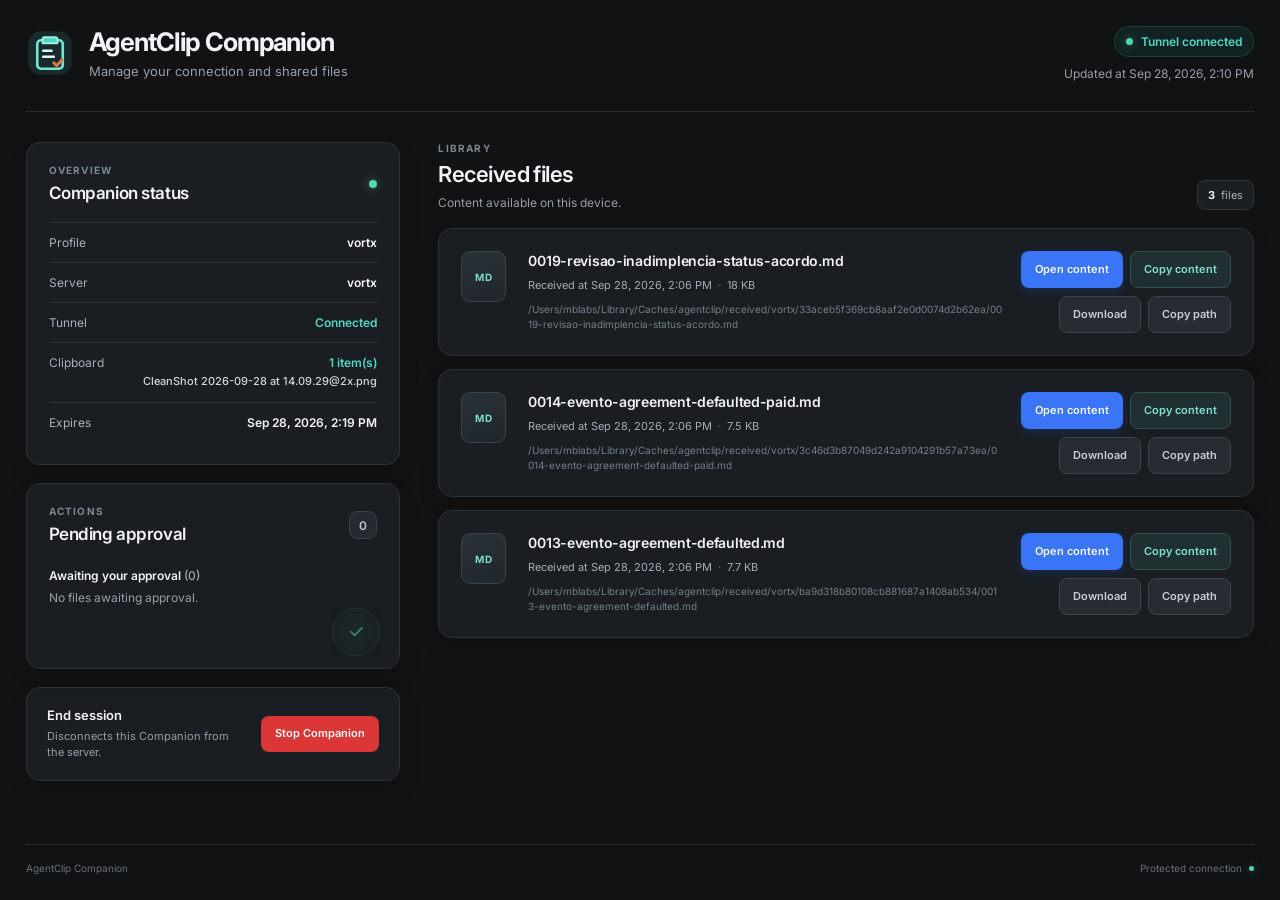
<file: design-systems/agentclip-companion/index.html>
<!doctype html>
<html lang="en-US">
<head>
  <meta charset="utf-8">
  <meta name="viewport" content="width=device-width, initial-scale=1">
  <meta name="theme-color" content="#101214">
  <title>AgentClip Companion</title>
  <link rel="icon" type="image/svg+xml" href="assets/favicon.svg">
  <link rel="preconnect" href="https://fonts.googleapis.com">
  <link rel="preconnect" href="https://fonts.gstatic.com" crossorigin>
  <link href="https://fonts.googleapis.com/css2?family=Inter:wght@400;500;600;700&display=swap" rel="stylesheet">
  <link rel="stylesheet" href="assets/styles.css">
</head>
<body>
  <main class="app-shell">
    <header class="nav">
      <div class="brand-lockup">
        <span class="brand-mark" aria-hidden="true"><img src="assets/agentclip-mark.svg" alt=""></span>
        <div class="brand-copy">
          <h1 class="h1">AgentClip Companion</h1>
          <p class="t2">Manage your connection and shared files</p>
        </div>
      </div>
      <div class="header-meta">
        <span class="connection-pill"><span class="status-dot"></span> Tunnel connected</span>
        <span class="updated">Updated at Sep 28, 2026, 2:10 PM</span>
      </div>
    </header>

    <div class="dashboard-grid">
      <aside class="sidebar" aria-label="Companion status">
        <section class="section-card status-section">
          <div class="section-heading">
            <div><p class="eyebrow">OVERVIEW</p><h2 class="h2">Companion status</h2></div>
            <span class="live-indicator" aria-label="Active"></span>
          </div>
          <dl class="status-list">
            <div class="status-row"><dt>Profile</dt><dd>vortx</dd></div>
            <div class="status-row"><dt>Server</dt><dd>vortx</dd></div>
            <div class="status-row"><dt>Tunnel</dt><dd class="positive">Connected</dd></div>
            <div class="status-row clipboard-row"><dt>Clipboard</dt><dd><span class="positive">1 item(s)</span><span class="clipboard-name">CleanShot 2026-09-28 at 14.09.29@2x.png</span></dd></div>
            <div class="status-row"><dt>Expires</dt><dd>Sep 28, 2026, 2:19 PM</dd></div>
          </dl>
        </section>

        <section class="section-card approval-card">
          <div class="section-heading">
            <div><p class="eyebrow">ACTIONS</p><h2 class="h2">Pending approval</h2></div>
            <span class="count-badge">0</span>
          </div>
          <p class="approval-status">Awaiting your approval <strong>(0)</strong></p>
          <p class="muted empty-copy">No files awaiting approval.</p>
          <div class="empty-state-icon" aria-hidden="true"><span>✓</span></div>
        </section>

        <section class="section-card stop-card">
          <div><h2 class="stop-title">End session</h2><p class="muted">Disconnects this Companion from the server.</p></div>
          <button class="btn btn-danger" type="button">Stop Companion</button>
        </section>
      </aside>

      <section class="files-section" aria-labelledby="files-title">
        <div class="files-heading">
          <div><p class="eyebrow">LIBRARY</p><h2 class="h2" id="files-title">Received files</h2><p class="muted">Content available on this device.</p></div>
          <span class="files-count"><span class="count-number">3</span> files</span>
        </div>
        <div class="file-list">
          <article class="file-card">
            <div class="file-icon" aria-hidden="true"><span>MD</span></div>
            <div class="file-info"><h3 class="h3">0019-revisao-inadimplencia-status-acordo.md</h3><p class="file-meta">Received at Sep 28, 2026, 2:06 PM <span>·</span> 18 KB</p><p class="file-path">/Users/mblabs/Library/Caches/agentclip/received/vortx/33aceb5f369cb8aaf2e0d0074d2b62ea/0019-revisao-inadimplencia-status-acordo.md</p></div>
            <div class="file-actions">
              <div class="primary-actions"><button class="btn btn-primary" type="button">Open content</button><button class="btn btn-secondary" type="button">Copy content</button></div>
              <div class="secondary-actions"><button class="btn btn-quiet" type="button">Download</button><button class="btn btn-quiet" type="button">Copy path</button></div>
            </div>
          </article>
          <article class="file-card">
            <div class="file-icon" aria-hidden="true"><span>MD</span></div>
            <div class="file-info"><h3 class="h3">0014-evento-agreement-defaulted-paid.md</h3><p class="file-meta">Received at Sep 28, 2026, 2:06 PM <span>·</span> 7.5 KB</p><p class="file-path">/Users/mblabs/Library/Caches/agentclip/received/vortx/3c46d3b87049d242a9104291b57a73ea/0014-evento-agreement-defaulted-paid.md</p></div>
            <div class="file-actions">
              <div class="primary-actions"><button class="btn btn-primary" type="button">Open content</button><button class="btn btn-secondary" type="button">Copy content</button></div>
              <div class="secondary-actions"><button class="btn btn-quiet" type="button">Download</button><button class="btn btn-quiet" type="button">Copy path</button></div>
            </div>
          </article>
          <article class="file-card">
            <div class="file-icon" aria-hidden="true"><span>MD</span></div>
            <div class="file-info"><h3 class="h3">0013-evento-agreement-defaulted.md</h3><p class="file-meta">Received at Sep 28, 2026, 2:06 PM <span>·</span> 7.7 KB</p><p class="file-path">/Users/mblabs/Library/Caches/agentclip/received/vortx/ba9d318b80108cb881687a1408ab534/0013-evento-agreement-defaulted.md</p></div>
            <div class="file-actions">
              <div class="primary-actions"><button class="btn btn-primary" type="button">Open content</button><button class="btn btn-secondary" type="button">Copy content</button></div>
              <div class="secondary-actions"><button class="btn btn-quiet" type="button">Download</button><button class="btn btn-quiet" type="button">Copy path</button></div>
            </div>
          </article>
        </div>
      </section>
    </div>
    <footer class="footer"><span>AgentClip Companion</span><span>Protected connection <span class="footer-dot"></span></span></footer>
  </main>
</body>
</html>
</file>
<file: design-systems/agentclip-companion/assets/styles.css>
:root {
  color-scheme: dark;
  --canvas: #101214;
  --surface: #1a1e23;
  --surface-raised: #20252b;
  --stroke: #2c3239;
  --text: #f1f3f6;
  --muted: #969eaa;
  --teal: #50d7c5;
  --blue: #3975f6;
  --font: "Inter", -apple-system, BlinkMacSystemFont, "Segoe UI", sans-serif;
}

*, *::before, *::after { box-sizing: border-box; }
html { min-width: 320px; min-height: 100%; background: var(--canvas); }
body {
  min-width: 320px; min-height: 100vh; margin: 0; overflow-x: hidden;
  color: var(--text); font-family: var(--font); background: var(--canvas);
}

.app-shell { width: min(100%, 2090px); min-height: 100vh; margin: 0 auto; padding: clamp(16px, 2vw, 28px); display: flex; flex-direction: column; }
.nav { display: flex; justify-content: space-between; align-items: center; gap: 28px; padding-bottom: 30px; border-bottom: 1px solid #292e34; }
.brand-lockup { display: flex; align-items: center; gap: 15px; min-width: 0; }
.brand-mark { display: block; flex: 0 0 48px; width: 48px; height: 48px; }
.brand-mark img { display: block; width: 48px; height: 48px; }
.h1 { margin: 0; font-size: clamp(22px, 2vw, 30px); line-height: 1.18; letter-spacing: -.045em; font-weight: 700; }
.brand-copy .t2 { margin: 6px 0 0; color: var(--muted); font-size: 13px; font-weight: 400; }
.header-meta { display: flex; flex-direction: column; align-items: flex-end; gap: 9px; color: var(--muted); font-size: 12px; }
.connection-pill { display: inline-flex; align-items: center; gap: 8px; color: var(--teal); background: rgb(52 185 160 / 9%); border: 1px solid rgb(52 185 160 / 20%); border-radius: 999px; padding: 7px 11px; font-weight: 600; }
.status-dot, .footer-dot, .live-indicator { width: 7px; height: 7px; border-radius: 50%; background: #51d8ae; box-shadow: 0 0 10px rgb(81 216 174 / 50%); }
.dashboard-grid { display: grid; grid-template-columns: minmax(310px, .78fr) minmax(0, 1.7fr); gap: clamp(22px, 3vw, 42px); padding-top: 30px; flex: 1; }
.sidebar { display: flex; flex-direction: column; gap: 18px; }
.section-card, .file-card { border: 1px solid var(--stroke); border-radius: 14px; background: var(--surface); box-shadow: 0 10px 22px rgb(0 0 0 / 10%); }
.section-card { padding: 22px; }
.section-heading { display: flex; align-items: center; justify-content: space-between; gap: 15px; }
.eyebrow { margin: 0 0 7px; color: #7c8794; font-size: 10px; line-height: 1; font-weight: 700; letter-spacing: .12em; }
.h2 { margin: 0; font-size: 17px; line-height: 1.3; letter-spacing: -.025em; font-weight: 600; }
.live-indicator { width: 8px; height: 8px; }
.status-list { margin: 18px 0 0; }
.status-row { display: flex; align-items: baseline; justify-content: space-between; gap: 20px; padding: 12px 0; border-top: 1px solid var(--stroke); font-size: 12px; }
.status-row dt { flex-shrink: 0; color: #a8b0bb; }
.status-row dd { margin: 0; text-align: right; font-weight: 600; }
.positive { color: var(--teal); }
.clipboard-row { align-items: flex-start; }
.clipboard-row dd { display: flex; flex-direction: column; gap: 4px; max-width: 72%; }
.clipboard-name { color: #d1d6dd; font-size: 11px; line-height: 1.45; font-weight: 500; overflow-wrap: anywhere; }
.approval-card { position: relative; min-height: 186px; overflow: hidden; }
.count-badge { display: grid; place-items: center; min-width: 28px; height: 28px; border: 1px solid #39414a; border-radius: 9px; color: #c0c7d0; background: #242a30; font-size: 12px; font-weight: 600; }
.approval-status { margin: 23px 0 6px; font-size: 12px; font-weight: 600; }
.approval-status strong { color: #9ea7b2; font-weight: 500; }
.muted { color: var(--muted); }
.empty-copy { margin: 0; font-size: 12px; line-height: 1.5; }
.empty-state-icon { position: absolute; right: 19px; bottom: 12px; display: grid; place-items: center; width: 48px; height: 48px; border: 1px solid #293d3a; border-radius: 50%; color: #51c9ad; background: radial-gradient(circle, #1c302d, #1a2325 72%); opacity: .65; }
.empty-state-icon span { font-size: 19px; }
.stop-card { display: flex; align-items: center; justify-content: space-between; gap: 16px; padding: 19px 20px; }
.stop-title { margin: 0 0 5px; font-size: 13px; font-weight: 600; }
.stop-card .muted { margin: 0; font-size: 11px; line-height: 1.5; }
.btn { display: inline-flex; align-items: center; justify-content: center; min-height: 37px; padding: 0 13px; border: 1px solid transparent; border-radius: 8px; color: #f7f8fa; font: 600 11px/1 var(--font); white-space: nowrap; cursor: pointer; transition: background .15s ease, border-color .15s ease; }
.btn:focus-visible { outline: 2px solid #86aaff; outline-offset: 2px; }
.btn-primary { background: var(--blue); box-shadow: 0 3px 10px rgb(34 99 238 / 20%); }
.btn-primary:hover { background: #4c83fa; }
.btn-secondary { border-color: #31524f; background: #202f31; color: #7fe0d1; }
.btn-secondary:hover { background: #263a3b; }
.btn-quiet { border-color: #3b424a; background: #262c32; color: #c6cdd5; }
.btn-quiet:hover { background: #30373e; }
.btn-danger { min-height: 36px; background: #dc3737; font-size: 11px; }
.btn-danger:hover { background: #eb4444; }
.files-section { min-width: 0; }
.files-heading { display: flex; justify-content: space-between; align-items: flex-end; gap: 20px; margin: 1px 0 18px; }
.files-heading .h2 { font-size: 22px; }
.files-heading .muted { margin: 7px 0 0; font-size: 12px; }
.files-count { padding: 7px 10px; border: 1px solid #30383f; border-radius: 8px; background: #1a1f24; color: #aab2bd; font-size: 11px; }
.count-number { color: var(--text); font-weight: 700; margin-right: 3px; }
.file-list { display: flex; flex-direction: column; gap: 13px; }
.file-card { display: grid; grid-template-columns: 48px minmax(0, 1fr) auto; gap: 19px; align-items: start; padding: 22px; }
.file-icon { display: grid; place-items: center; width: 45px; height: 51px; border: 1px solid #38434b; border-radius: 9px; background: linear-gradient(160deg, #293237, #20272c); color: #7edccc; font-size: 10px; font-weight: 700; letter-spacing: .04em; }
.file-icon::before { content: ""; position: absolute; }
.h3 { margin: 0; color: #f0f2f5; font-size: 14px; line-height: 1.45; letter-spacing: -.02em; font-weight: 600; overflow-wrap: anywhere; }
.file-meta { margin: 6px 0 8px; color: #a3abb5; font-size: 11px; line-height: 1.5; }
.file-meta span { padding: 0 3px; color: #69737e; }
.file-path { max-width: 820px; margin: 0; color: #737e8a; font-size: 10px; line-height: 1.55; overflow-wrap: anywhere; }
.file-actions { display: flex; flex-direction: column; align-items: flex-end; gap: 8px; }
.primary-actions, .secondary-actions { display: flex; justify-content: flex-end; gap: 7px; }
.footer { display: flex; justify-content: space-between; margin-top: 27px; padding-top: 17px; border-top: 1px solid #292e34; color: #66717c; font-size: 10px; }
.footer > span:last-child { display: flex; align-items: center; gap: 7px; }
.footer-dot { width: 5px; height: 5px; }

@media (min-width: 1600px) { .file-card { padding: 25px 26px; } .file-list { gap: 15px; } }
@media (max-width: 1100px) { .dashboard-grid { grid-template-columns: minmax(280px, .8fr) minmax(0, 1.2fr); } .file-card { grid-template-columns: 42px minmax(0, 1fr); } .file-actions { grid-column: 2; align-items: flex-start; flex-direction: row; flex-wrap: wrap; } .primary-actions, .secondary-actions { justify-content: flex-start; } }
@media (max-width: 760px) { .app-shell { padding: 22px 18px; } .nav { align-items: flex-start; flex-direction: column; gap: 18px; padding-bottom: 20px; } .header-meta { align-items: flex-start; } .dashboard-grid { grid-template-columns: 1fr; gap: 26px; padding-top: 22px; } .stop-card { align-items: flex-start; flex-direction: column; } .file-card { padding: 16px; gap: 12px; } .file-actions { grid-column: 1 / -1; } .files-heading .h2 { font-size: 20px; } }
@media (max-width: 480px) { .brand-mark { flex-basis: 42px; width: 42px; height: 42px; } .brand-mark img { width: 42px; height: 42px; } .brand-copy .t2 { max-width: 240px; line-height: 1.45; } .status-row { gap: 10px; } .clipboard-row dd { max-width: 68%; } .file-card { grid-template-columns: 36px minmax(0, 1fr); } .file-icon { width: 36px; height: 43px; } .primary-actions, .secondary-actions { width: 100%; flex-wrap: wrap; } .btn { min-height: 35px; padding: 0 10px; font-size: 10px; } .footer { gap: 10px; } }
</file>
